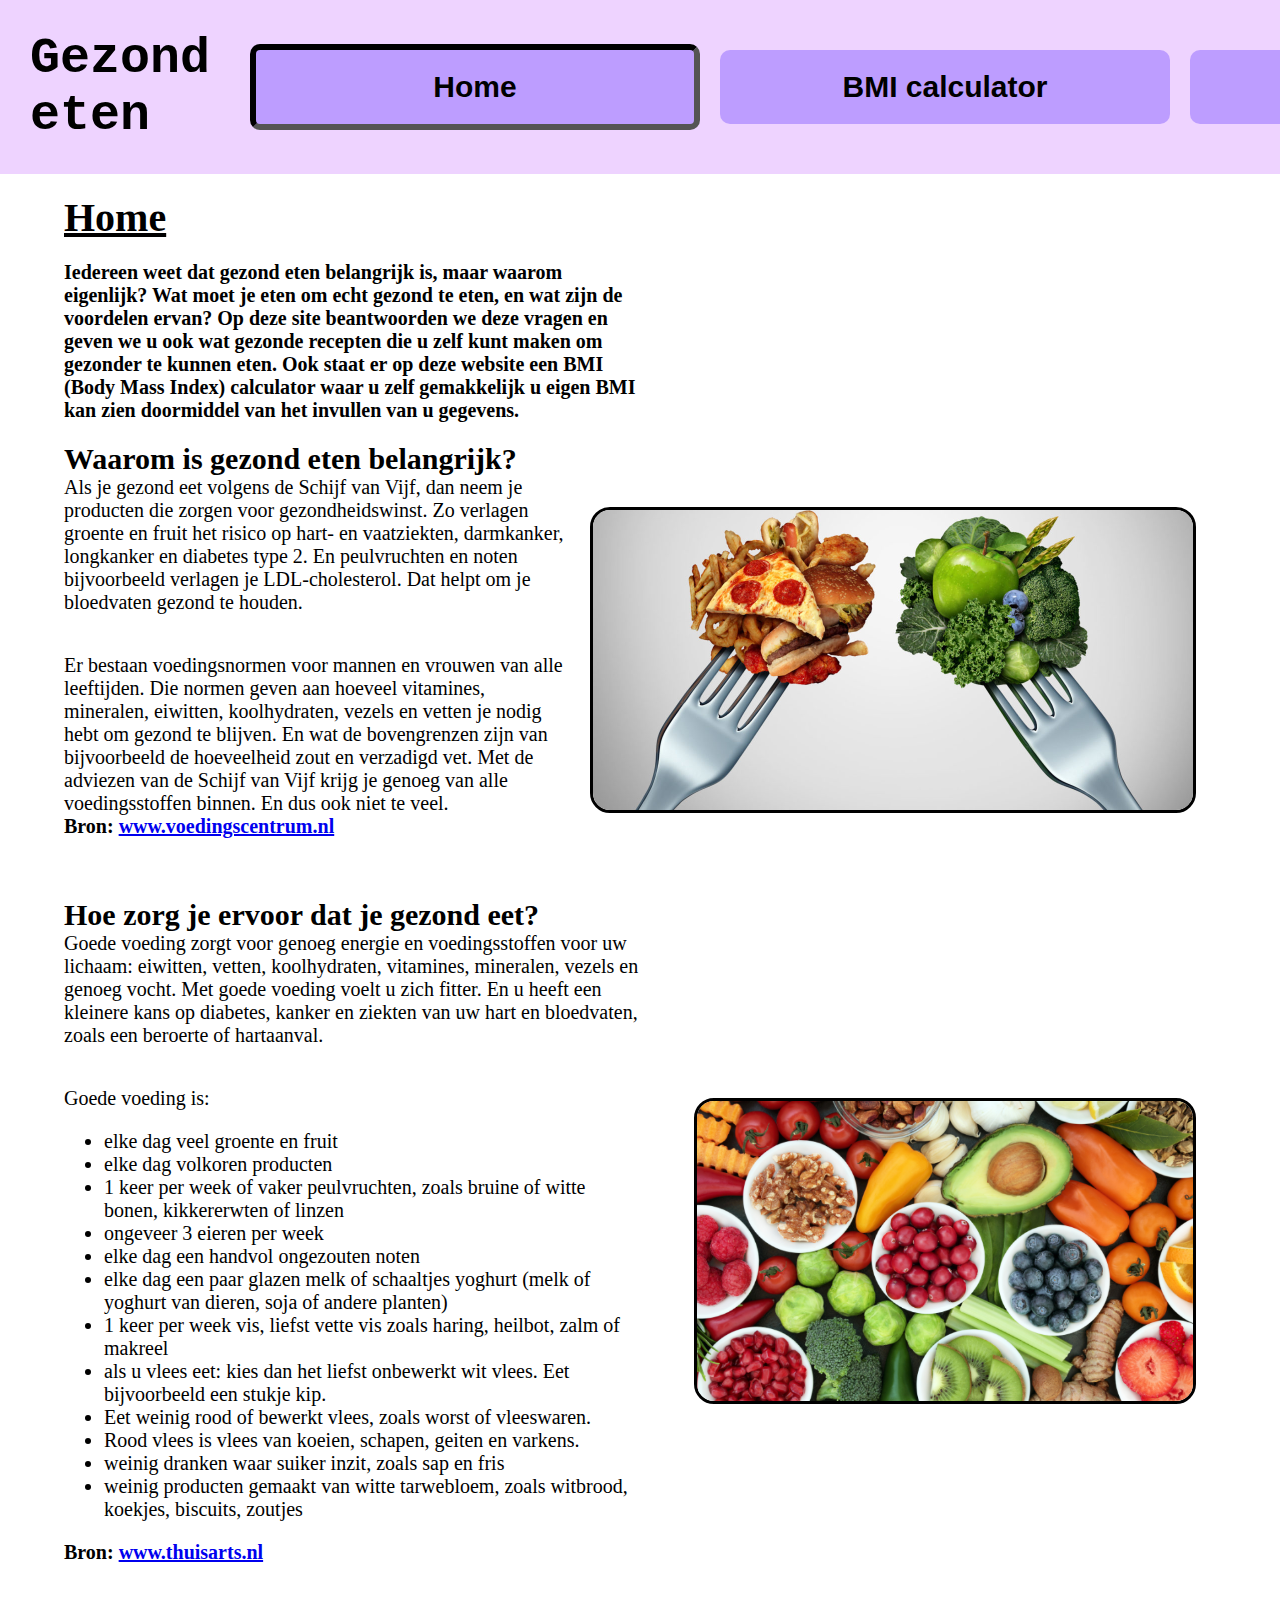
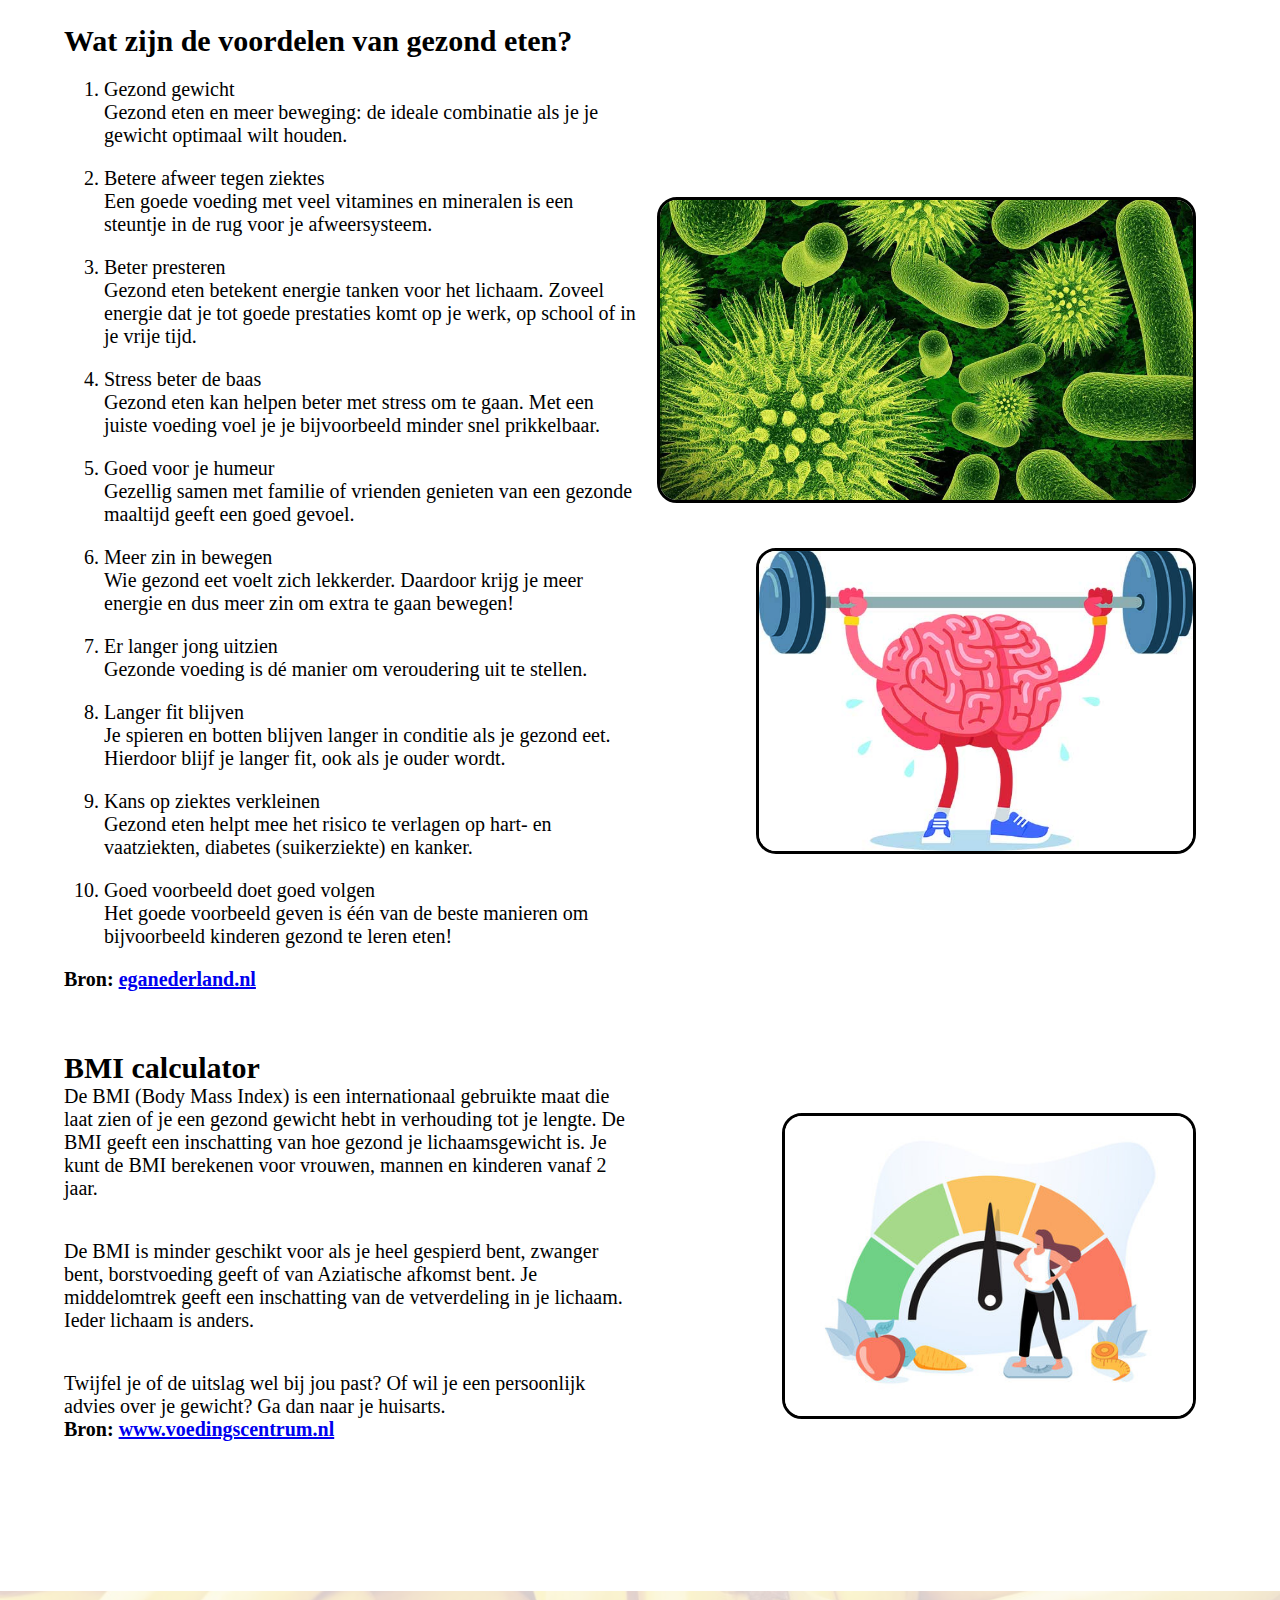
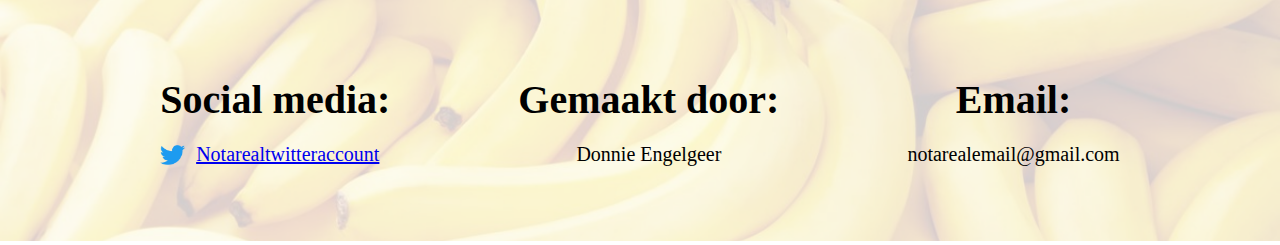
<file: Gezond eten/index.html>
<!DOCTYPE html>
<html lang="en">
<head>
    <meta charset="UTF-8">
    <meta http-equiv="X-UA-Compatible" content="IE=edge">
    <meta name="viewport" content="width=device-width, initial-scale=1.0">
    <title>Home</title>
    <link rel="stylesheet" href="styles/style.css">
</head>
<body>
    <div class="navbar">
        <div class="title">
            <h1>Gezond eten</h1>
        </div>
        <div class="buttons">
            <div class="home"><a href="index.html" ><button id="home" class="active">Home</button></a></div>
            <div class="calculator"><a href="bmicalculator.php" ><button id="calculator">BMI calculator</button></a></div>
            <div class="recepten"><a href="recepten.html" ><button id="recepten">Recepten</button></a></div>
        </div>
    </div>
    
    <div class="content">
        <p></p>
        <div class="pagetitle">Home</div>
        <p></p>
        <div class="introduction">
            Iedereen weet dat gezond eten belangrijk is, maar waarom eigenlijk? Wat moet je eten om echt gezond te eten, en wat zijn de voordelen ervan? Op deze site beantwoorden we deze vragen en geven we u ook wat gezonde recepten die u zelf kunt maken om gezonder te kunnen eten. Ook staat er op deze website een BMI (Body Mass Index) calculator waar u zelf gemakkelijk u eigen BMI kan zien doormiddel van het invullen van u gegevens.
        </div>
        
        <p><div class="paragraph1">
            <div class="text1">
                <h2>Waarom is gezond eten belangrijk?</h2>
                Als je gezond eet volgens de Schijf van Vijf, dan neem je producten die zorgen voor gezondheidswinst. Zo verlagen groente en fruit het risico op hart- en vaatziekten, darmkanker, longkanker en diabetes type 2. En peulvruchten en noten bijvoorbeeld verlagen je LDL-cholesterol. Dat helpt om je bloedvaten gezond te houden.
                <p></p>
                Er bestaan voedingsnormen voor mannen en vrouwen van alle leeftijden. Die normen geven aan hoeveel vitamines, mineralen, eiwitten, koolhydraten, vezels en vetten je nodig hebt om gezond te blijven. En wat de bovengrenzen zijn van bijvoorbeeld de hoeveelheid zout en verzadigd vet. Met de adviezen van de Schijf van Vijf krijg je genoeg van alle voedingsstoffen binnen. En dus ook niet te veel.
                <h3>Bron: <a href="https://www.voedingscentrum.nl/nl/service/vraag-en-antwoord/gezonde-voeding-en-voedingsstoffen/waarom-is-gezond-eten-belangrijk-.aspx">www.voedingscentrum.nl</a></h3>
                <p></p>
            </div>
            <img src="images/ongezondgezond.jpg" alt="ongezondvsgezond" id="image1">
        </div></p>

        <p><div class="paragraph2">
            <div class="text2">
                <h2>Hoe zorg je ervoor dat je gezond eet?</h2>
                Goede voeding zorgt voor genoeg energie en voedingsstoffen voor uw lichaam: eiwitten, vetten, koolhydraten, vitamines, mineralen, vezels en genoeg vocht.
                Met goede voeding voelt u zich fitter. En u heeft een kleinere kans op diabetes, kanker en ziekten van uw hart en bloedvaten, zoals een beroerte of hartaanval.
                <p></p>
                Goede voeding is:
                <ul>
                    <li>elke dag veel groente en fruit</li>
                    <li>elke dag volkoren producten</li>
                    <li>1 keer per week of vaker peulvruchten, zoals bruine of witte bonen, kikkererwten of linzen</li>
                    <li>ongeveer 3 eieren per week</li>
                    <li>elke dag een handvol ongezouten noten</li>
                    <li>elke dag een paar glazen melk of schaaltjes yoghurt (melk of yoghurt van dieren, soja of andere planten)</li>
                    <li>1 keer per week vis, liefst vette vis zoals haring, heilbot, zalm of makreel</li>
                    <li>als u vlees eet: kies dan het liefst onbewerkt wit vlees. Eet bijvoorbeeld een stukje kip.</li>
                    <li>Eet weinig rood of bewerkt vlees, zoals worst of vleeswaren.</li>
                    <li>Rood vlees is vlees van koeien, schapen, geiten en varkens.</li>
                    <li>weinig dranken waar suiker inzit, zoals sap en fris</li>
                    <li>weinig producten gemaakt van witte tarwebloem, zoals witbrood, koekjes, biscuits, zoutjes</li>
                </ul>
                <h3>Bron: <a href="https://www.thuisarts.nl/gezond-eten/ik-wil-gezond-eten">www.thuisarts.nl</a></h3>
                <p></p>
            </div>
            <img src="images/groente.png" alt="groente" id="image2">
        </div></p>

        <p><div class="paragraph3">
            <div class="text3">
                <h2>Wat zijn de voordelen van gezond eten?</h2>
                <ol>
                    <li>Gezond gewicht</li>
                        Gezond eten en meer beweging: de ideale combinatie als je je gewicht optimaal wilt houden.
                    <p></p>
                    <li>Betere afweer tegen ziektes</li>
                        Een goede voeding met veel vitamines en mineralen is een steuntje in de rug voor je afweersysteem.
                        <p></p>
                    <li>Beter presteren</li>
                        Gezond eten betekent energie tanken voor het lichaam. Zoveel energie dat je tot goede prestaties komt op je werk, op school of in je vrije tijd.
                        <p></p>
                    <li>Stress beter de baas</li>
                        Gezond eten kan helpen beter met stress om te gaan. Met een juiste voeding voel je je bijvoorbeeld minder snel prikkelbaar.
                        <p></p>
                    <li>Goed voor je humeur</li>
                        Gezellig samen met familie of vrienden genieten van een gezonde maaltijd geeft een goed gevoel.
                        <p></p>
                    <li>Meer zin in bewegen</li>
                        Wie gezond eet voelt zich lekkerder. Daardoor krijg je meer energie en dus meer zin om extra te gaan bewegen!
                        <p></p>
                    <li>Er langer jong uitzien</li>
                        Gezonde voeding is dé manier om veroudering uit te stellen.
                        <p></p>
                    <li>Langer fit blijven</li>
                        Je spieren en botten blijven langer in conditie als je gezond eet. Hierdoor blijf je langer fit, ook als je ouder wordt.
                        <p></p>
                    <li>Kans op ziektes verkleinen</li>
                        Gezond eten helpt mee het risico te verlagen op hart- en vaatziekten, diabetes (suikerziekte) en kanker.
                        <p></p>
                    <li>Goed voorbeeld doet goed volgen</li>
                        Het goede voorbeeld geven is één van de beste manieren om bijvoorbeeld kinderen gezond te leren eten!
                </ol>
                <h3>Bron: <a href="https://eganederland.nl/10-voordelen-van-gezond-eten/">eganederland.nl</a></h3>
                <p></p>
            </div>
            <div class="p3images">
                <div class="virus"><img src="images/virus.png" alt="virus" id="image3"></div>
                <div class="bewegen"><img src="images/hersentraining.jpg" alt="bewegen" id="image4"></div>
            </div>
        </div></p>

        <p><div class="paragraph4">
            <div class="text4">
                <h2>BMI calculator</h2>
                De BMI (Body Mass Index) is een internationaal gebruikte maat die laat zien of je een gezond gewicht hebt in verhouding tot je lengte. De BMI geeft een inschatting van hoe gezond je lichaamsgewicht is. Je kunt de BMI berekenen voor vrouwen, mannen en kinderen vanaf 2 jaar.
                <p></p>
                De BMI is minder geschikt voor als je heel gespierd bent, zwanger bent, borstvoeding geeft of van Aziatische afkomst bent. Je middelomtrek geeft een inschatting van de vetverdeling in je lichaam. Ieder lichaam is anders.
                <p></p>
                Twijfel je of de uitslag wel bij jou past? Of wil je een persoonlijk advies over je gewicht? Ga dan naar je huisarts.
                <h3>Bron: <a href="https://www.voedingscentrum.nl/nl/bmi-meter#:~:text=Je%20kunt%20je%20BMI%20zelf,meter)%20%3D%2022%2C5.">www.voedingscentrum.nl</a></h3>
                <p></p>
            </div>
            <img src="images/bmicalculator.jpg" alt="calculator" id="image5">
        </div></p>
    </div>

    <div class="footer">
        <div class="footertext">

            <div class="socialmedia">
                <h4>Social media:</h4>
                <p></p>
                <div class="twitter">
                    <img src="images/twitterlogo.png" alt="twitter" id="image7">
                    <a href="https://twitter.com/Notarealtwitteraccount" id="twitterlink">Notarealtwitteraccount</a>
                </div>
            </div>

            <div class="madeby">
                <h4>Gemaakt door:</h4>
                <p></p>
                Donnie Engelgeer
            </div>

            <div class="email">
                <h4>Email:</h4>
                <p></p>
                notarealemail@gmail.com
            </div>
        </div>
        <img src="images/banaan.png" alt="banaan" id="image6">
    </div>
</body>
</html>
</file>
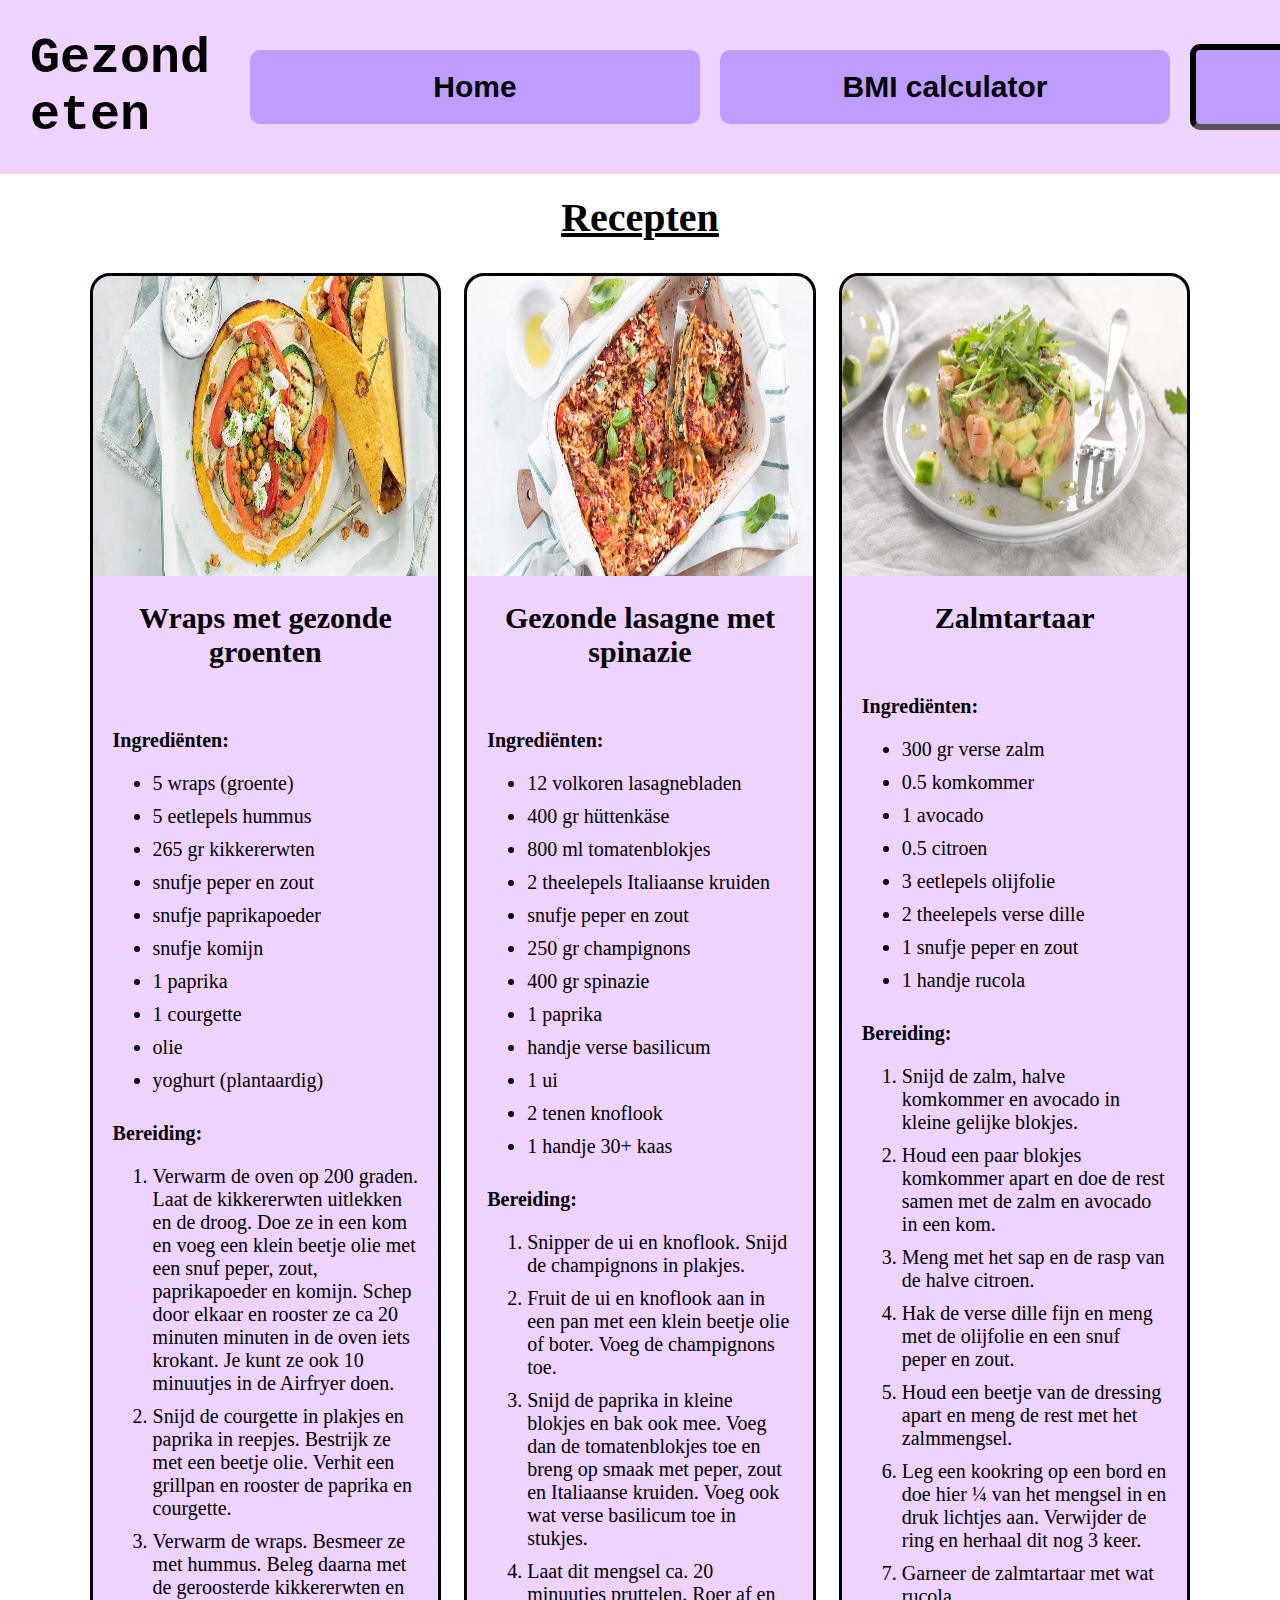
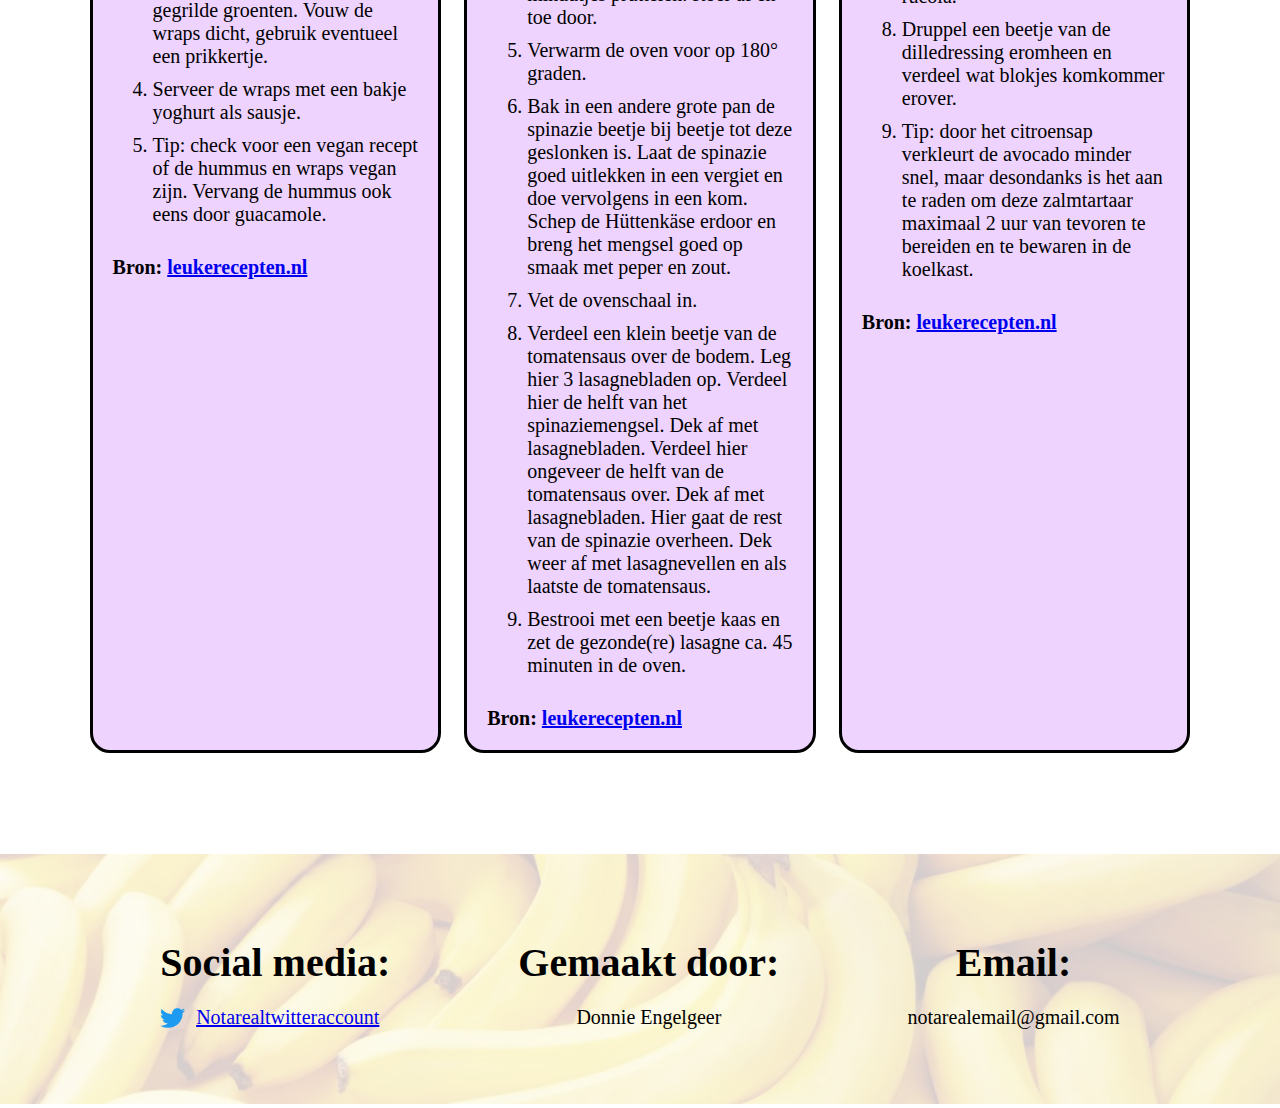
<file: Gezond eten/recepten.html>
<!DOCTYPE html>
<html lang="en">
<head>
    <meta charset="UTF-8">
    <meta http-equiv="X-UA-Compatible" content="IE=edge">
    <meta name="viewport" content="width=device-width, initial-scale=1.0">
    <title>Home</title>
    <link rel="stylesheet" href="../Gezond eten/styles/style.css">
</head>
<body>
    <div class="navbar">
        <div class="title">
            <h1>Gezond eten</h1>
        </div>
        <div class="buttons">
            <div class="home"><a href="index.html" ><button id="home">Home</button></a></div>
            <div class="calculator"><a href="bmicalculator.php" ><button id="calculator">BMI calculator</button></a></div>
            <div class="recepten"><a href="recepten.html" ><button id="recepten" class="active">Recepten</button></a></div>
        </div>
    </div>
    
    <div class="content">
        <p></p>
        <div class="pagetitle" id="receptentitle">Recepten</div>
        <p></p>
        <div class="recepten">

            <div class="recept1" id="receptenboxes">
                <div class="recipeimages">
                    <img src="images/wraps-met-geroosterde-groenten.jpg" alt="wraps" id="wraps">
                    <p></p>
                </div>
                <h2 id="recipenames">Wraps met gezonde groenten</h2>
                <p></p>
                <div class="lists">
                    <div class="ingredients">
                        <h3>Ingrediënten:</h3>
                        <ul>
                            <li>5 wraps (groente)</li>
                            <li>5 eetlepels hummus</li>
                            <li>265 gr kikkererwten</li>
                            <li>snufje peper en zout</li>
                            <li>snufje paprikapoeder</li>
                            <li>snufje komijn</li>
                            <li>1 paprika</li>
                            <li>1 courgette</li>
                            <li>olie</li>
                            <li>yoghurt (plantaardig)</li>
                        </ul>
                    </div>
                    <p></p>
                    <div class="bereiding">
                        <h3>Bereiding:</h3>
                        <ol>
                            <li>Verwarm de oven op 200 graden. Laat de kikkererwten uitlekken en de droog. Doe ze in een kom en voeg een klein beetje olie met een snuf peper, zout, paprikapoeder en komijn. Schep door elkaar en rooster ze ca 20 minuten minuten in de oven iets krokant. Je kunt ze ook 10 minuutjes in de Airfryer doen.</li>
                            <li>Snijd de courgette in plakjes en paprika in reepjes. Bestrijk ze met een beetje olie. Verhit een grillpan en rooster de paprika en courgette.</li>
                            <li>Verwarm de wraps. Besmeer ze met hummus. Beleg daarna met de geroosterde kikkererwten en gegrilde groenten. Vouw de wraps dicht, gebruik eventueel een prikkertje.</li>
                            <li>Serveer de wraps met een bakje yoghurt als sausje.</li>
                            <li>Tip: check voor een vegan recept of de hummus en wraps vegan zijn. Vervang de hummus ook eens door guacamole.</li>
                        </ol>
                        <p></p>
                        <h3>Bron: <a href="https://www.leukerecepten.nl/recepten/wraps-met-gegrilde-groenten/">leukerecepten.nl</a></h3>
                    </div>
                </div>
            </div>

            <div class="recept2" id="receptenboxes">
                <div class="recipeimages">
                    <img src="images/gezonde-lasagne.jpg" alt="lasagne" id="lasagne">
                    <p></p>
                </div>
                <h2 id="recipenames">Gezonde lasagne met spinazie</h2>
                <p></p>
                <div class="lists">
                    <div class="ingredients">
                        <h3>Ingrediënten:</h3>
                        <ul>
                            <li>12 volkoren lasagnebladen</li>
                            <li>400 gr hüttenkäse</li>
                            <li>800 ml tomatenblokjes</li>
                            <li>2 theelepels Italiaanse kruiden</li>
                            <li>snufje peper en zout</li>
                            <li>250 gr champignons</li>
                            <li>400 gr spinazie</li>
                            <li>1 paprika</li>
                            <li>handje verse basilicum</li>
                            <li>1 ui</li>
                            <li>2 tenen knoflook</li>
                            <li>1 handje 30+ kaas</li>
                        </ul>
                    </div>
                    <p></p>
                    <div class="bereiding">
                        <h3>Bereiding:</h3>
                        <ol>
                            <li>Snipper de ui en knoflook. Snijd de champignons in plakjes.</li>
                            <li>Fruit de ui en knoflook aan in een pan met een klein beetje olie of boter. Voeg de champignons toe.</li>
                            <li>Snijd de paprika in kleine blokjes en bak ook mee. Voeg dan de tomatenblokjes toe en breng op smaak met peper, zout en Italiaanse kruiden. Voeg ook wat verse basilicum toe in stukjes.</li>
                            <li>Laat dit mengsel ca. 20 minuutjes pruttelen. Roer af en toe door.</li>
                            <li>Verwarm de oven voor op 180° graden.</li>
                            <li>Bak in een andere grote pan de spinazie beetje bij beetje tot deze geslonken is. Laat de spinazie goed uitlekken in een vergiet en doe vervolgens in een kom. Schep de Hüttenkäse erdoor en breng het mengsel goed op smaak met peper en zout.</li>
                            <li>Vet de ovenschaal in.</li>
                            <li>Verdeel een klein beetje van de tomatensaus over de bodem. Leg hier 3 lasagnebladen op. Verdeel hier de helft van het spinaziemengsel. Dek af met lasagnebladen. Verdeel hier ongeveer de helft van de tomatensaus over. Dek af met lasagnebladen. Hier gaat de rest van de spinazie overheen. Dek weer af met lasagnevellen en als laatste de tomatensaus.</li>
                            <li>Bestrooi met een beetje kaas en zet de gezonde(re) lasagne ca. 45 minuten in de oven.</li>
                        </ol>
                        <p></p>
                        <h3>Bron: <a href="https://www.leukerecepten.nl/recepten/gezonde-lasagne-met-spinazie/">leukerecepten.nl</a></h3>
                    </div>
                </div>
            </div>

            <div class="recept3" id="receptenboxes">
                <div class="recipeimages">
                    <img src="images/zalmtartaar.jpg" alt="zalmtartaar" id="zalmtartaar">
                    <p></p>
                </div>
                <h2 id="recipenames">Zalmtartaar</h2>
                <p></p>
                <div class="lists">
                    <div class="ingredients">
                        <h3>Ingrediënten:</h3>
                        <ul>
                            <li>300 gr verse zalm</li>
                            <li>0.5 komkommer</li>
                            <li>1 avocado</li>
                            <li>0.5 citroen</li>
                            <li>3 eetlepels olijfolie</li>
                            <li>2 theelepels verse dille</li>
                            <li>1 snufje peper en zout</li>
                            <li>1 handje rucola</li>
                        </ul>
                    </div>
                    <p></p>
                    <div class="bereiding">
                        <h3>Bereiding:</h3>
                        <ol>
                            <li>Snijd de zalm, halve komkommer en avocado in kleine gelijke blokjes.</li>
                            <li>Houd een paar blokjes komkommer apart en doe de rest samen met de zalm en avocado in een kom.</li>
                            <li>Meng met het sap en de rasp van de halve citroen.</li>
                            <li>Hak de verse dille fijn en meng met de olijfolie en een snuf peper en zout.</li>
                            <li>Houd een beetje van de dressing apart en meng de rest met het zalmmengsel.</li>
                            <li>Leg een kookring op een bord en doe hier ¼ van het mengsel in en druk lichtjes aan. Verwijder de ring en herhaal dit nog 3 keer.</li>
                            <li>Garneer de zalmtartaar met wat rucola.</li>
                            <li>Druppel een beetje van de dilledressing eromheen en verdeel wat blokjes komkommer erover.</li>
                            <li>Tip: door het citroensap verkleurt de avocado minder snel, maar desondanks is het aan te raden om deze zalmtartaar maximaal 2 uur van tevoren te bereiden en te bewaren in de koelkast.</li>
                        </ol>
                        <p></p>
                        <h3>Bron: <a href="https://www.leukerecepten.nl/recepten/zalmtartaar/">leukerecepten.nl</a></h3>
                    </div>
                </div>
            </div>

        </div>
    </div>

    <div class="footer">
        <div class="footertext">

            <div class="socialmedia">
                <h4>Social media:</h4>
                <p></p>
                <div class="twitter">
                    <img src="images/twitterlogo.png" alt="twitter" id="image7">
                    <a href="https://twitter.com/Notarealtwitteraccount" id="twitterlink">Notarealtwitteraccount</a>
                </div>
            </div>

            <div class="madeby">
                <h4>Gemaakt door:</h4>
                <p></p>
                Donnie Engelgeer
            </div>

            <div class="email">
                <h4>Email:</h4>
                <p></p>
                notarealemail@gmail.com
            </div>
        </div>
        <img src="images/banaan.png" alt="banaan" id="image6">
    </div>
</body>
</html>
</file>
<file: Gezond eten/styles/style.css>
body {
    margin: 0;
    padding: 0;
}

.navbar {
    display: flex;
    flex-direction: row;
    align-items: center;
    font-family: "Lucida Console", "Courier New", monospace;
    background-color: #EED3FF;
    margin: 0;
}

h1 {
    padding: 30px;
    font-size: 50px;
    margin: 0;
}

h2 {
    margin: 0;
}

h3 {
    margin: 0;
    font-size: 20px;
}

h4 {
    margin: 0;
    font-size: 40px;
    font-weight: bold;
    text-align: center;
}

button {
    background-color: #BD9DFF;
    border-radius: 10px;
    border: 0;
    margin: 10px;
    padding: 20px;
    font-size: 30px;
    font-weight: bold;
    width: 450px;
}

.buttons {
    display: flex;
    flex-basis: 75%;
    flex-direction: row;
    justify-content: space-between;
    align-items: center;
}

.active {
    border: 6px inset #000000;
}

button:hover {
    transform: scale(1.1);
    filter: brightness(80%);
    cursor: pointer;
}

.content {
    font-size: 20px;
    margin-left: 5%;
    margin-right: 5%;
}

.pagetitle {
    font-size: 40px;
    font-weight: bold;
    text-decoration: underline;
}

.introduction {
    width: 50%;
    font-weight: bold;
}

.paragraph1, .paragraph2, .paragraph3, .paragraph4 {
    display: flex;
    align-items: center;
    justify-content: space-between;
}

.text1, .text2, .text3, .text4 {
    display: flex;
    flex-direction: column;
    flex-basis: 50%;
}

img {
    height: 300px;
    width: auto;
    border: 3px solid #000000;
    border-radius: 20px;
    margin: 20px;
}

.p3images {
    display: flex;
    flex-direction: column;
    align-items: flex-end;
}

.footer {
    position: relative;
    text-align: center;
    height: 250px;
}

.footertext {
    position: relative;
    bottom: -70%;
    display: flex;
    flex-direction: row;
    justify-content: center;
    font-size: 20px;
    gap: 10%;
}

.twitter {
    display: flex;
    flex-direction: row;
    align-items: center;
}

#image6 {
    width: 100%;
    height: 100%;
    margin: 0;
    border: 0;
    border-radius: 0;
    object-fit:cover;
}

#image7 {
    filter: opacity(100%);
    height: 20px;
    margin: 0;
    margin-right: 5%;
    border: 0;
    border-radius: 0;
}

.calculator {
    display: flex;
    flex-direction: row;
    align-items: center;
    gap: 10%;
}

.calculatorinput, .bmitext {
    padding: 60px;
    padding-top: 30px;
    padding-bottom: 30px;
    border: 3px solid #000000;
    border-radius: 15px;
    width: 250px;
    background-color: #EED3FF;
}

.bmiresults {
    display: flex;
    flex-basis: 50%;
    height: 300px;
    align-items: center;
}

#submit {
    width: 60%;
    font-size: 20px;
    font-weight: bold;
    text-align: center;
    padding: 10px;
    border-radius: 20px;
}

.errortext {
    color: red;
    font-size: 20px;
}

.finishtext {
    color: green;
    font-size: 20px;
}

.bmitext {
    text-align: center;
    font-size:  40px;
    font-weight: bold;
    width: 750px;
}

.recepten {
    display: flex;
    flex-direction: row;
    justify-content: center;
    flex-wrap: wrap;
}

#receptenboxes {
    display: flex;
    flex-direction: column;
    flex-basis: 30%;
    border: 3px solid black;
    border-radius: 20px;
    background-color: #EED3FF;
    margin: 1%;
}

.recipieimages {
    display: flex;
    flex-direction: column;
    align-items: center;
    justify-content: center;
}

#receptenboxes img {
    width: 100%;
    margin: 0;
    border: 0;
    border-radius: 0;
    border-top-left-radius: 20px;
    border-top-right-radius: 20px;
}

.lists {
    padding: 20px;
}

#recipenames {
    text-align: center;
}

#receptentitle {
    text-align: center;
}

.lists li {
    padding-bottom: 10px;
}
</file>
